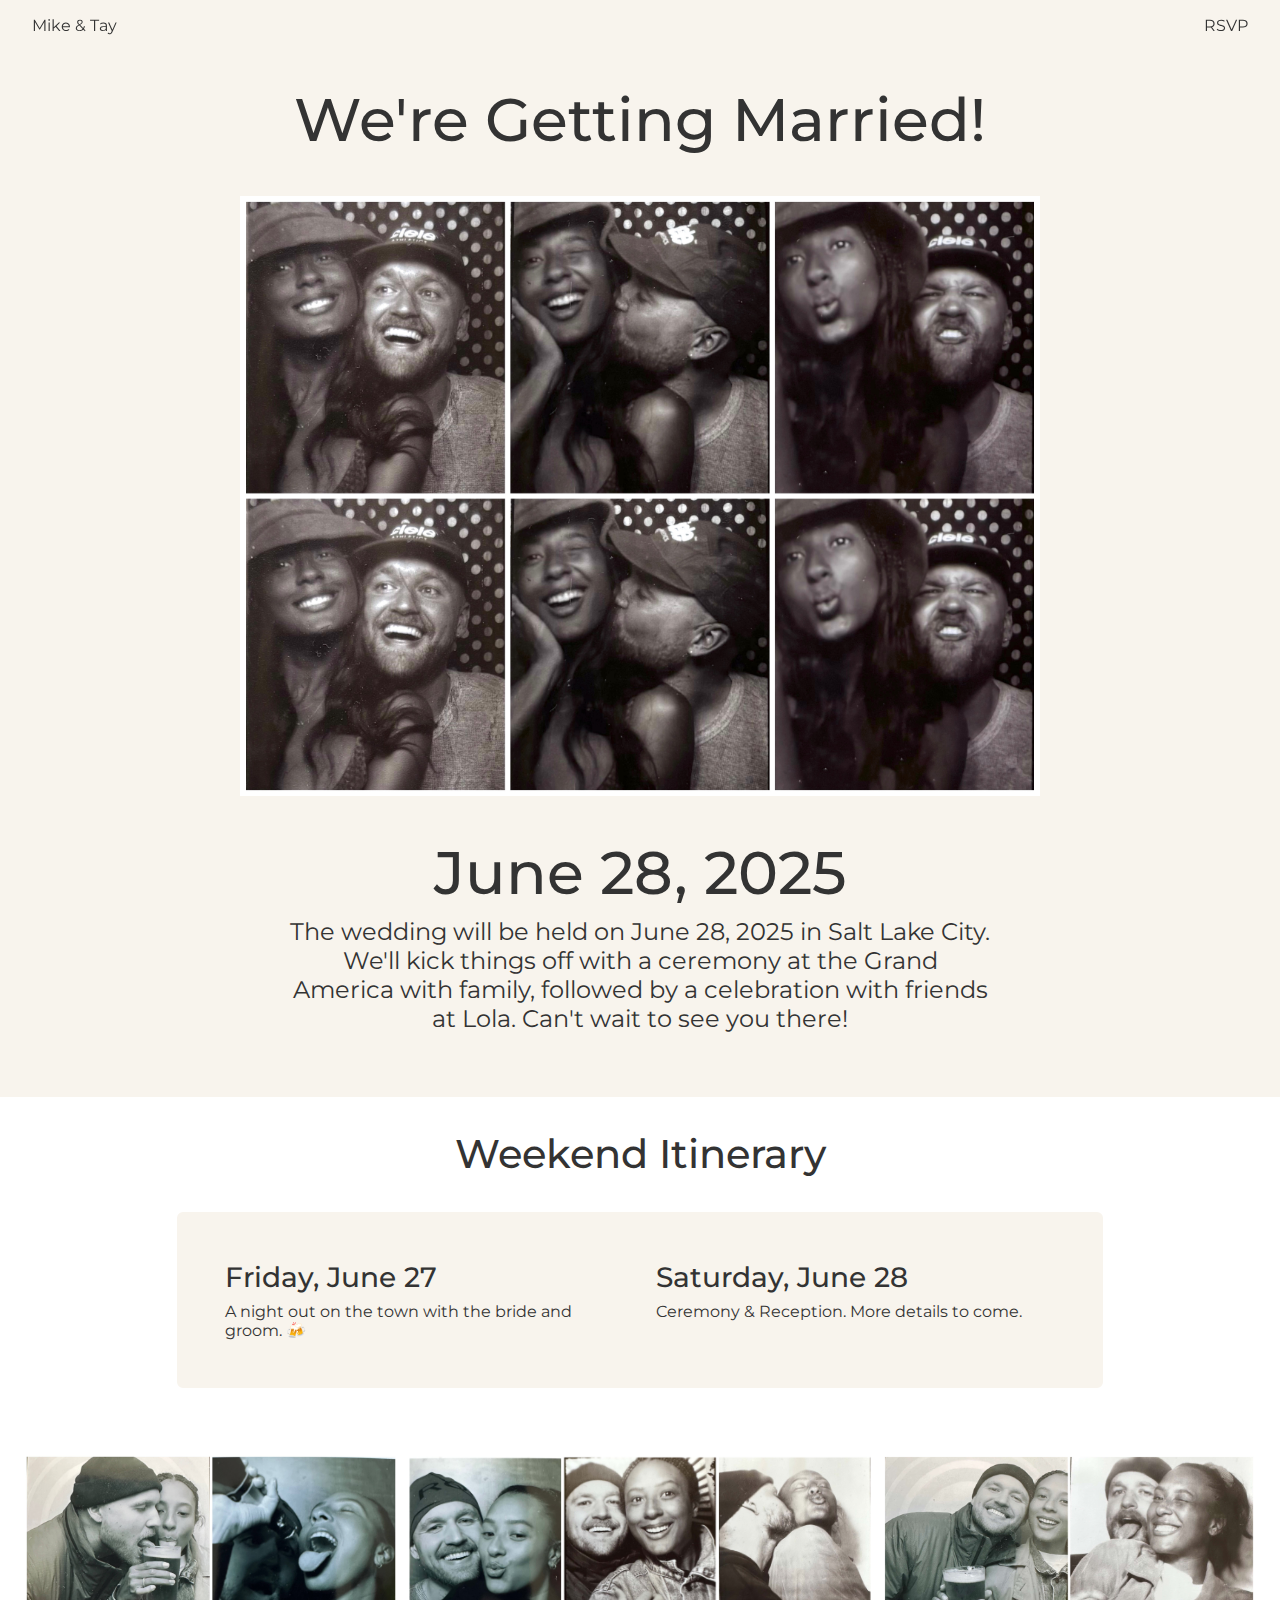
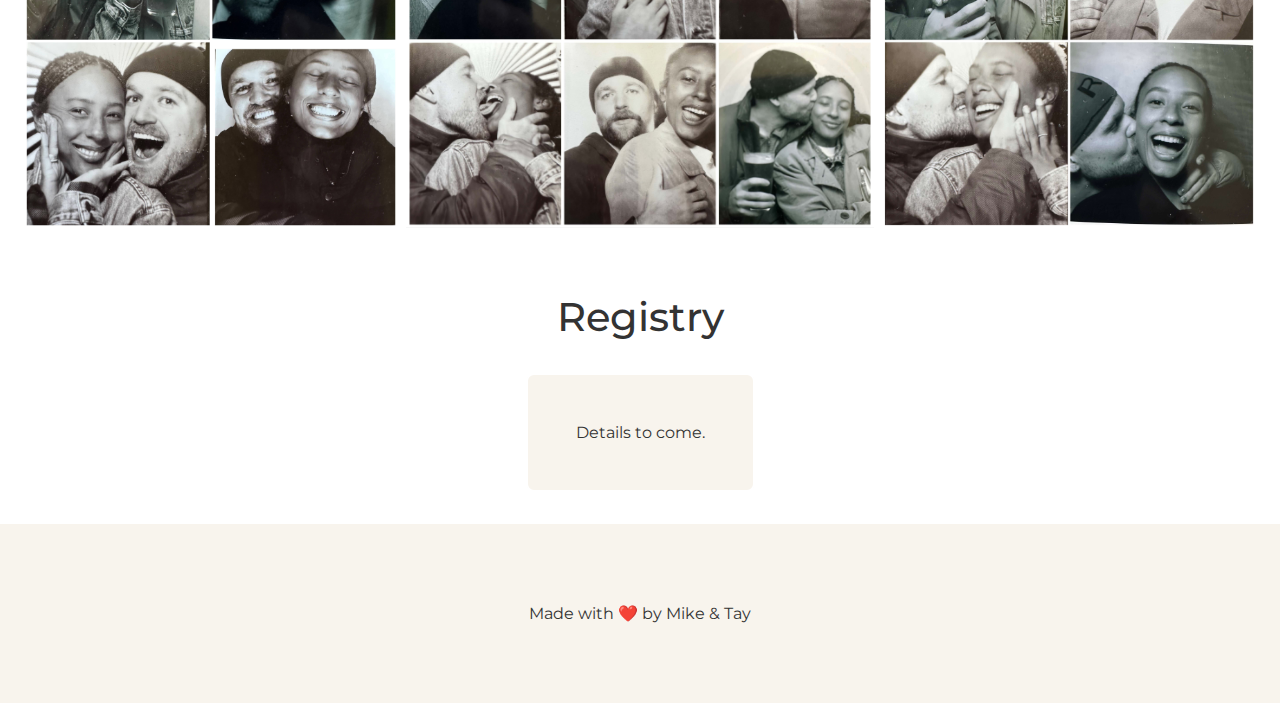
<file: index.html>
<!DOCTYPE html>
<html lang="en">
<head>
  <meta charset="UTF-8">
  <meta name="viewport" content="width=device-width, initial-scale=1.0">
  <title>We're Getting Married!</title>
  <link rel="preconnect" href="https://fonts.googleapis.com">
  <link rel="preconnect" href="https://fonts.gstatic.com" crossorigin>   
  <link href="https://fonts.googleapis.com/css2?family=Montserrat:wght@400;500;600;700&display=swap" rel="stylesheet">
  <link rel="stylesheet" href="../styles.css">
</head>
<body>
  <nav>
    <a class="nav-link" href="/">Mike & Tay</a>
    <a class="nav-link" href="/rsvp">RSVP</a>
  </nav>
  <div id="hero">
    <h1>We're Getting Married!</h1>
    <img src="photos/booth1.jpeg" alt="We are so cute." />
    <div id="date-and-description">
      <h1>June 28, 2025</h1>
      <p id="description">
        The wedding will be held on June 28, 2025 in Salt Lake City.
        We'll kick things off with a ceremony at the Grand America with family, 
        followed by a celebration with friends at Lola.  Can't wait to see you there!
      </p>
    </div>
  </div>
  <div id="details-wrapper">
    <h2>Weekend Itinerary</h2>
    <div id="details">
      <div class="schedule-item">
        <h3>
          Friday, June 27
        </h3>
        <div>
          A night out on the town with the bride and groom. 🍻
        </div>
      </div>
      <div class="schedule-item">
        <h3>
          Saturday, June 28
        </h3>
        <div>
          Ceremony & Reception.  More details to come.
        </div>
      </div>
    </div>
  </div>
  <div id="photo-gallery">
    <img class="four-piece" src="photos/booth3.jpeg" alt="We are so cute." />
    <img class="six-piece" src="photos/booth2.jpeg" alt="We are so cute." />
    <img class="four-piece" src="photos/booth4.jpeg" alt="We are so cute." />
  </div>
  <div id="registry-wrapper">
    <h2>Registry</h2>
    <div id="registry-details">
      <p>
        Details to come.
      </p>
    </div>
    <!-- <a href="https://registry-link.com" target="_blank">View Our Registry</a> -->
  </div>
  <footer>
    <p>
      Made with ❤️ by Mike & Tay
    </p>
  </footer>
</body>
</html>
</file>
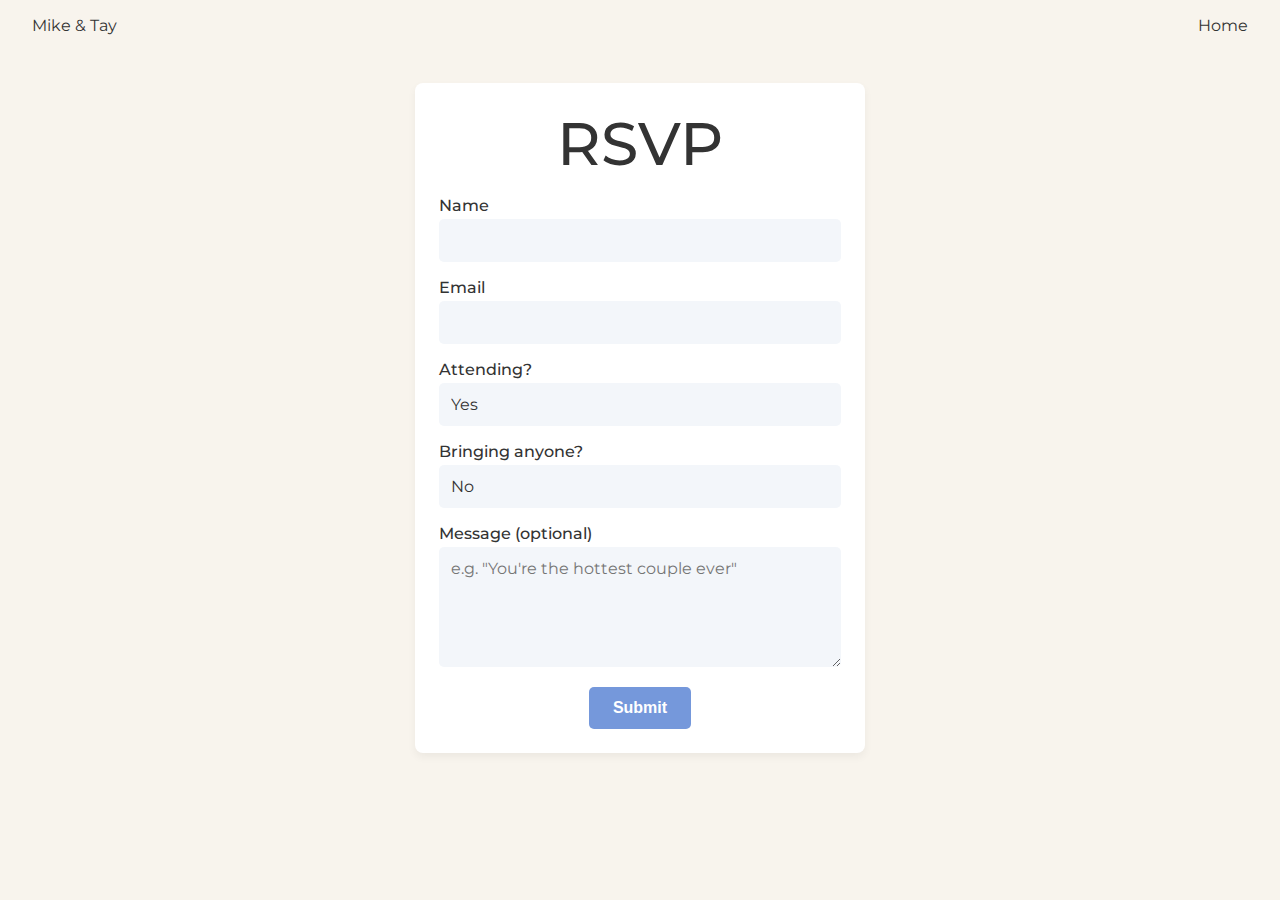
<file: rsvp/index.html>
<!DOCTYPE html>
<html lang="en">
  <head>
    <meta charset="UTF-8">
    <meta name="viewport" content="width=device-width, initial-scale=1.0">
    <title>RSVP Baby!!</title>
    <link rel="preconnect" href="https://fonts.googleapis.com">
    <link rel="preconnect" href="https://fonts.gstatic.com" crossorigin>   
    <link href="https://fonts.googleapis.com/css2?family=Montserrat:wght@400;500;600;700&display=swap" rel="stylesheet">
    <link rel="stylesheet" href="../styles.css">
  </head>
<body class="primary-bg">
  <nav>
    <a class="nav-link" href="/">Mike & Tay</a>
    <a class="nav-link" href="/">Home</a>
  </nav>
  <main id="rsvp-page">
    <form id="rsvp-form" action="https://formspree.io/f/xbldlnwy" method="POST">
      <h1>RSVP</h1>
      <div id="form-status" class="hidden"></div>
      <div class="form-item">
        <label for="name">Name</label>
        <input type="text" id="name" name="name" required>
      </div>

      <div class="form-item">
        <label for="email">Email</label>
        <input type="email" id="email" name="email" required>
      </div>

      <div class="form-item">
        <label for="attending">Attending?</label>
        <select id="attending" name="attending" required>
          <option value="yes">Yes</option>
          <option value="no">No</option>
        </select>
      </div>

      <div class="form-item" id="plus-one-wrapper">
        <label for="plus-one">Bringing anyone?</label>
        <select id="plus-one" name="plus-one" required>
          <option value="alone">No</option>
          <option value="partner">My partner (who was also invited)</option>
          <option value="plus-one">+1</option>
        </select>
      </div>

      <div class="form-item">
        <label for="message">Message (optional)</label>
        <textarea id="message" name="message" placeholder="e.g. &quot;You're the hottest couple ever&quot;"></textarea>
      </div>

      <input type="text" name="_gotcha" style="display: none;" tabindex="-1" autocomplete="nope" />

      <button type="submit">Submit</button>
    </form>
  </main>
  <script src="script.js"></script>
</body>
</html>
</file>
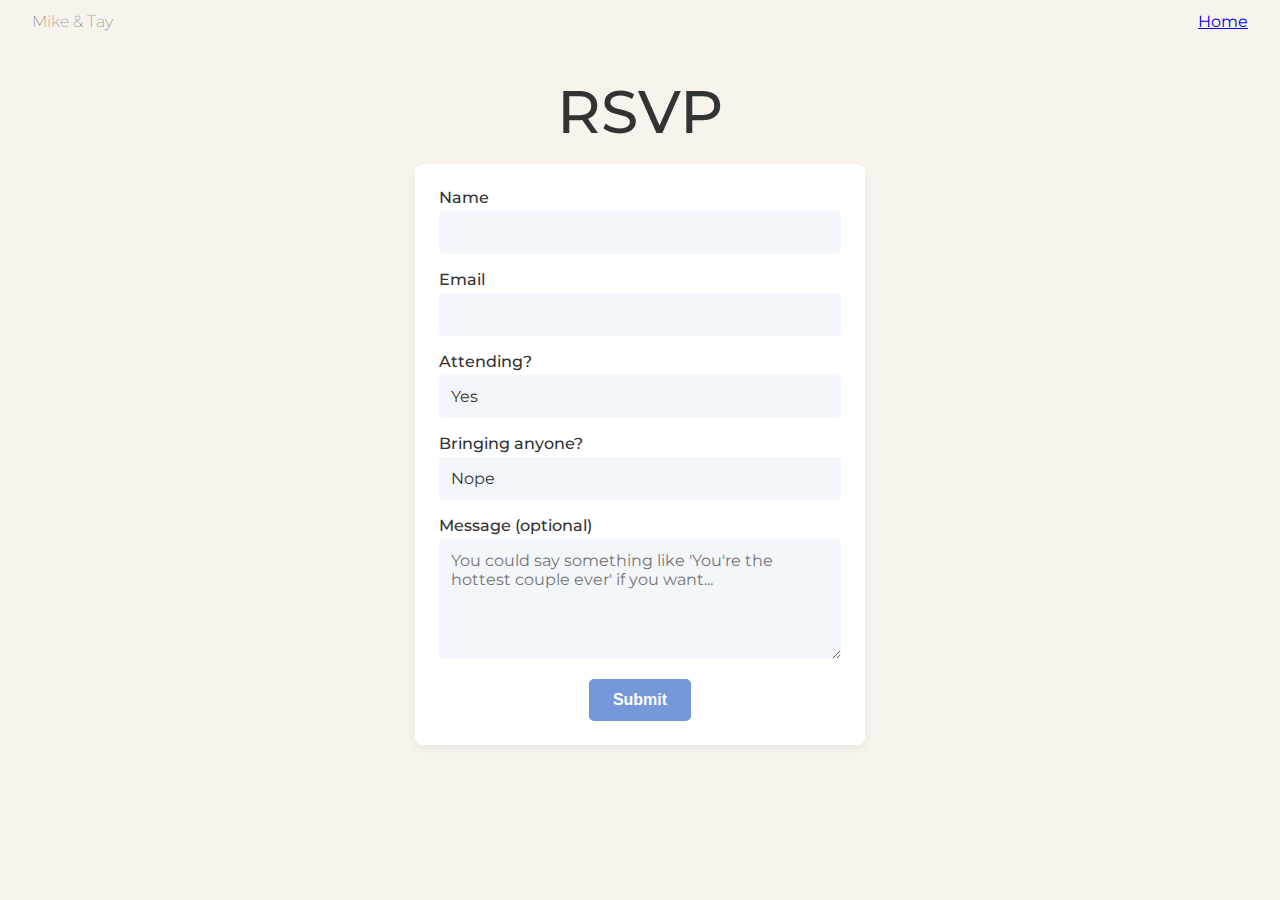
<file: rsvp.html>
<!DOCTYPE html>
<html lang="en">
  <head>
    <meta charset="UTF-8">
    <meta name="viewport" content="width=device-width, initial-scale=1.0">
    <title>RSVP Baby!!</title>
    <link href="https://fonts.googleapis.com/css2?family=Montserrat:wght@400;500;600;700&display=swap" rel="stylesheet">
    <link rel="stylesheet" href="styles.css">
  </head>
<body class="primary-bg">
  <nav>
    <span>Mike & Tay</span>
    <a class="button" href="/index.html">Home</a>
  </nav>
  <main id="rsvp-page">
    <h1>RSVP</h1>
    <form id="rsvp-form" action="https://formspree.io/f/xbldlnwy" method="POST">
      <div id="form-status"" class="hidden"></div>
      <div class="form-item">
        <label for="name">Name</label>
        <input type="text" id="name" name="name" required>
      </div>

      <div class="form-item">
        <label for="email">Email</label>
        <input type="email" id="email" name="email" required>
      </div>

      <div class="form-item">
        <label for="attending">Attending?</label>
        <select id="attending" name="attending" required>
          <option value="yes">Yes</option>
          <option value="no">No</option>
        </select>
      </div>

      <div class="form-item" id="plus-one-wrapper">
        <label for="plus-one">Bringing anyone?</label>
        <select id="plus-one" name="plus-one" required>
          <option value="alone">Nope</option>
          <option value="plus-one">+1</option>
        </select>
      </div>

      <div class="form-item">
        <label for="message">Message (optional)</label>
        <textarea id="message" name="message" placeholder="You could say something like 'You're the hottest couple ever' if you want..."></textarea>
      </div>

      <input type="text" name="_gotcha" style="display: none;" tabindex="-1" autocomplete="nope" />

      <button type="submit">Submit</button>
    </form>
  </main>
  <script src="script.js"></script>
</body>
</html>
</file>
<file: styles.css>
/* COLORS */
/* #f8f4ed */ /* primary background */



/* ####### SHARED ##########*/

* {
    margin: 0;
    padding: 0;
    box-sizing: border-box;
}

body {
    font-family: 'Montserrat', sans-serif;
    color: #333;
    background-color: #f8f4ed;
}

.primary-bg {
    background-color: #f8f4ed;
}

h1 {    
    font-size: 3.75rem;
    font-weight: 500;
}

h2 {
    font-size: 2.5rem;
    font-weight: 500;
}

h3 {
    font-size: 1.75rem;
    font-weight: 500;
}

.hidden {
    display: none;
}

.gradient-text {
    background-image: linear-gradient(#9c886a, #5b4b33);
    color: transparent;
    background-clip: text;
}

nav {
    position: sticky;
    display: flex;
    align-items: center;
    justify-content: space-between;
    top: 0;
    padding: .75rem 2rem;

    span{
        font-weight: 100;
    }
    .nav-link {
        position: relative;
        display: inline-block;
        color: #333;
        text-decoration: none;
        padding: 0.25rem 0;
        transition: color 0.3s ease;
    }
      
    .nav-link::after {
        content: '';
        position: absolute;
        left: 0; 
        bottom: 0;
        width: 100%;
        height: 2px;
        background-color: currentColor;
        transform: scaleX(0);
        transform-origin: left center; 
        transition: transform 0.3s ease;
    }
      
    .nav-link:hover {
        color: #000;
    }
    
    .nav-link:hover::after {
        transform: scaleX(1); 
    }
}

/* ###### MAIN PAGE ######### */

#hero {
    padding: 2rem 2rem 4rem 2rem;
    background-color: #f8f4ed;
    text-align: center;
    display: flex;
    flex-direction: column;
    gap: 2.5rem;
    align-items: center;

    img {
        max-width: 800px;
        width: 100%;
        height: auto;
    }

    #date-and-description {
        display: flex;
        flex-direction: column;
        gap: 0.5rem;
        align-items: center;

        #description {
            max-width: 700px;
            font-size: 1.5rem;
        }
    }
}

#details-wrapper{
    background-color: white;
    padding: 2rem;
    display: flex;
    flex-direction: column;
    align-items: center;
    gap: 2rem;

    #details {
        background-color: #f8f4ed;
        display: flex;
        border: 2px solid white;
        border-radius: 8px;
        padding: 3rem;
        gap: 2rem;
        justify-content: center;
        align-items: start;
        flex-direction: row;
    
        .schedule-item {
            display: flex;
            gap: 0.5rem;
            align-items: start;
            flex-direction: column;
            width: 50%;
        }
    }
}

#registry-wrapper {
    background-color: white;
    padding: 2rem;
    display: flex;
    flex-direction: column;
    align-items: center;
    gap: 2rem;

    #registry-details {
        background-color: #f8f4ed;
        display: flex;
        border: 2px solid white;
        border-radius: 8px;
        padding: 3rem;
        gap: 2rem;
        justify-content: center;
        align-items: start;
        flex-direction: column;
    }
}

#photo-gallery {
    background-color: white;
    padding: 2rem;
    display: flex;
    align-items: center;
    justify-content: center;
    gap: 0.5rem;

    img {
        object-fit: contain;
        height: 100%;
    }

    .six-piece {
        width: 38.5%;
    }

    .four-piece {
        width: 30.75%;
    }
}

footer {
    display: flex;
    justify-content: center;
    align-items: center;
    padding: 5rem;
}

/* ###### RSVP PAGE ######### */

#rsvp-page {
    display: flex;
    flex-direction: column;
    gap: 1rem;
    align-items: center;
    margin: 2rem;

    #rsvp-form {
        display: flex;
        flex-direction: column;
        gap: 1rem;
        align-items: center;
        width: 100%;
        max-width: 450px;
        padding: 1.5rem;
        background-color: white;
        border-radius: 8px;
        box-shadow: 0 4px 8px rgba(0,0,0,0.05);

        #form-status{
            width: 100%; 
            box-sizing: border-box;
            word-break: break-all;
            padding: 0.75rem 1rem; 
            border: 1px solid #f8d7da; 
            background-color: #f8d7da; 
            color: #842029; 
            font-size: 1rem; 
            font-weight: 500; 
            border-radius: 5px;
            text-align: center; 
        }
      }

      .form-item {
        width: 100%;
      }
      
      #rsvp-form label {
        display: block;
        width: 100%;
        font-weight: 500;
        font-size: 1rem;
        color: #333;
        margin-bottom: 0.25rem;
        text-align: left;
      }
      
      #rsvp-form input,
      #rsvp-form select,
      #rsvp-form textarea {
        width: 100%;
        padding: 0.75rem;
        border: none;
        background: #edf1f8a5;
        border-radius: 5px;
        font-family: inherit;
        font-size: 1rem;
        color: #333;
        box-sizing: border-box;
      }

      #rsvp-form select{
        appearance: none;
      }
      
      #rsvp-form input:focus,
      #rsvp-form select:focus,
      #rsvp-form textarea:focus {
        outline: none;
        box-shadow: 0 0 2px 2px #7599dbb9;
      }
      
      /* Textarea can be slightly taller by default */
      #rsvp-form textarea {
        min-height: 120px;
        resize: vertical;
      }
      
      /* Button styles */
      #rsvp-form button {
        background: #7598db;
        color: white;
        padding: 0.75em 1.5em;
        border: none;
        border-radius: 5px;
        cursor: pointer;
        text-decoration: none;
        font-size: 1rem;
        font-weight: 700;
      
        /* Add a hover/focus transition effect for a smoother feel */
        transition: background-color 0.3s ease, transform 0.2s ease;
      }
      
      #rsvp-form button:hover,
      #rsvp-form button:focus {
        border: none;
        background: #7598db;
        animation: rise-shake 1s ease-in-out infinite, pulsate 1s ease-in-out infinite;;
      }
}

@keyframes pulsate {
    0% {
        box-shadow: 0 0 5px #7598db;
    }
    50% {
        box-shadow: 0 0 50px #7598db;
    }
    100% {
        box-shadow: 0 0 5px #7598db;
    }
}

@keyframes rise-shake {
    0% {
        transform: translateY(0) translateX(0) rotate(0deg);
    }
    10% {
        transform: translateY(-5px) translateX(0) rotate(0deg); /* Rise up */
    }
    20% {
        transform: translateY(-5px) translateX(-4px) rotate(-5deg); /* Shake left with tilt */
    }
    30% {
        transform: translateY(-5px) translateX(4px) rotate(5deg); /* Shake right with tilt */
    }
    40% {
        transform: translateY(-5px) translateX(-4px) rotate(-5deg); /* Shake left with tilt */
    }
    50% {
        transform: translateY(-5px) translateX(4px) rotate(5deg); /* Shake right with tilt */
    }
    60% {
        transform: translateY(-5px) translateX(0) rotate(0deg); /* Return to center */
    }
    100% {
        transform: translateY(0) translateX(0) rotate(0deg); /* Settle back */
    }
}

/* ##### THANK YOU PAGE ###### */

#thank-you-page {
    display: flex;
    flex-direction: column;
    align-items: center;
    padding: 2rem;

    .subtitle {
        font-size: 1rem;
        font-weight: 400;
        margin-bottom: 2rem;
        color: #666;
        font-style: italic;
    }

    #thank-you-content{
        display: flex;
        flex-direction: column;
        align-items: center;
        justify-content: center;
        text-align: center;
        max-width: 800px;
        gap: 0.75rem;
    }
}

/* ###### RESPONSIVE ADJUSTMENTS ######### */

@media (max-width: 600px) {
    nav{
        padding: .75rem 1rem;
    }

    #hero {
        gap: 1.5rem;
        #date-and-description {
            #description{
                font-size: 1.25rem;
            }
        }
    }

    h1 {
        font-size: 2.5rem;
    }

    h2 {
        font-size: 1.75rem;
    }

    h3 {
        font-size: 1.25rem;
    }

    img {
        max-width: 100%;
    }

    #rsvp-page {
        margin: 0.5rem 1rem;
    }
    #details-wrapper {
        padding: 1.5rem;

        #details {
            flex-direction: column;
            padding: 1.5rem;
    
            .schedule-item {
                display: flex;
                gap: 0.5rem;
                align-items: start;
                flex-direction: column;
                width: 100%;
            }
        }
    }

    #registry-wrapper {
        padding: 1.5rem;

        #registry-details {
            padding: 1.5rem;
        }
    }

    #photo-gallery {
        padding: 1.5rem;
        flex-direction: column;

        .six-piece, .four-piece {
            width: 100%;
        }
    }

}
</file>
